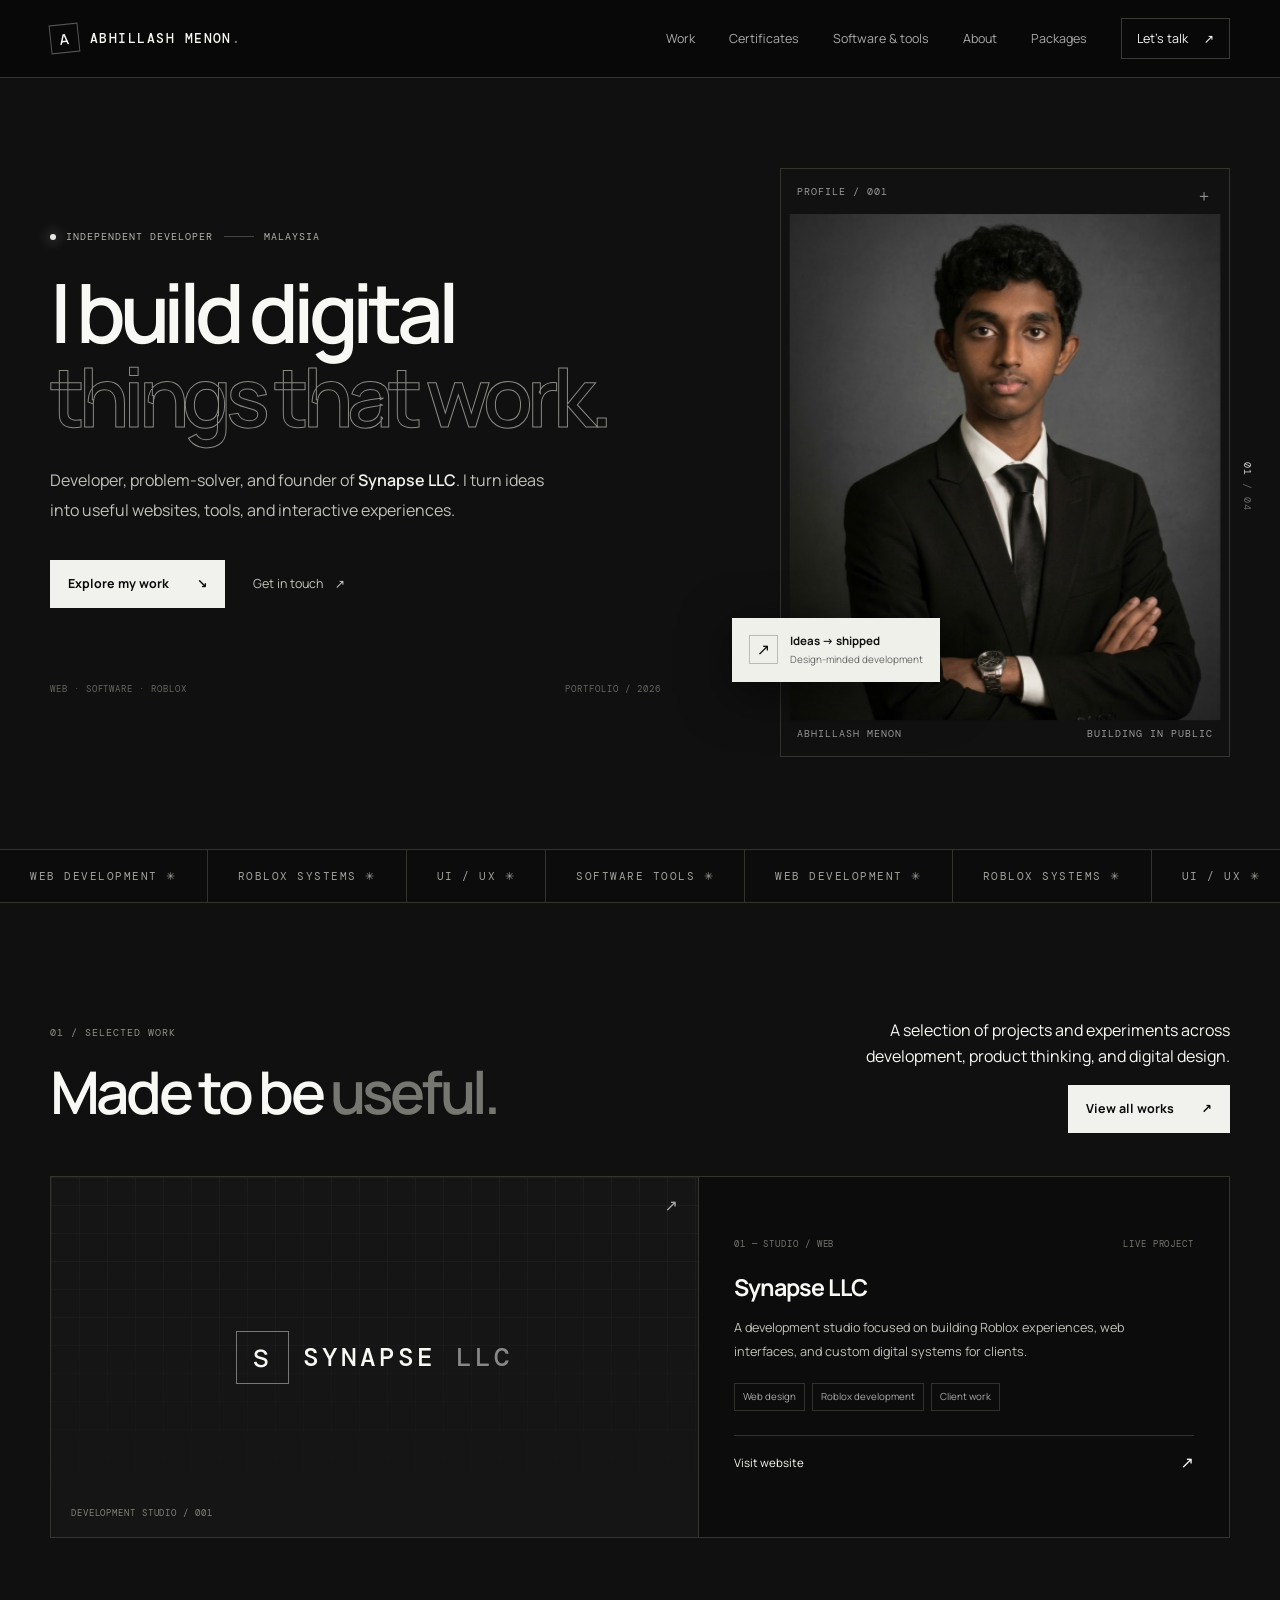
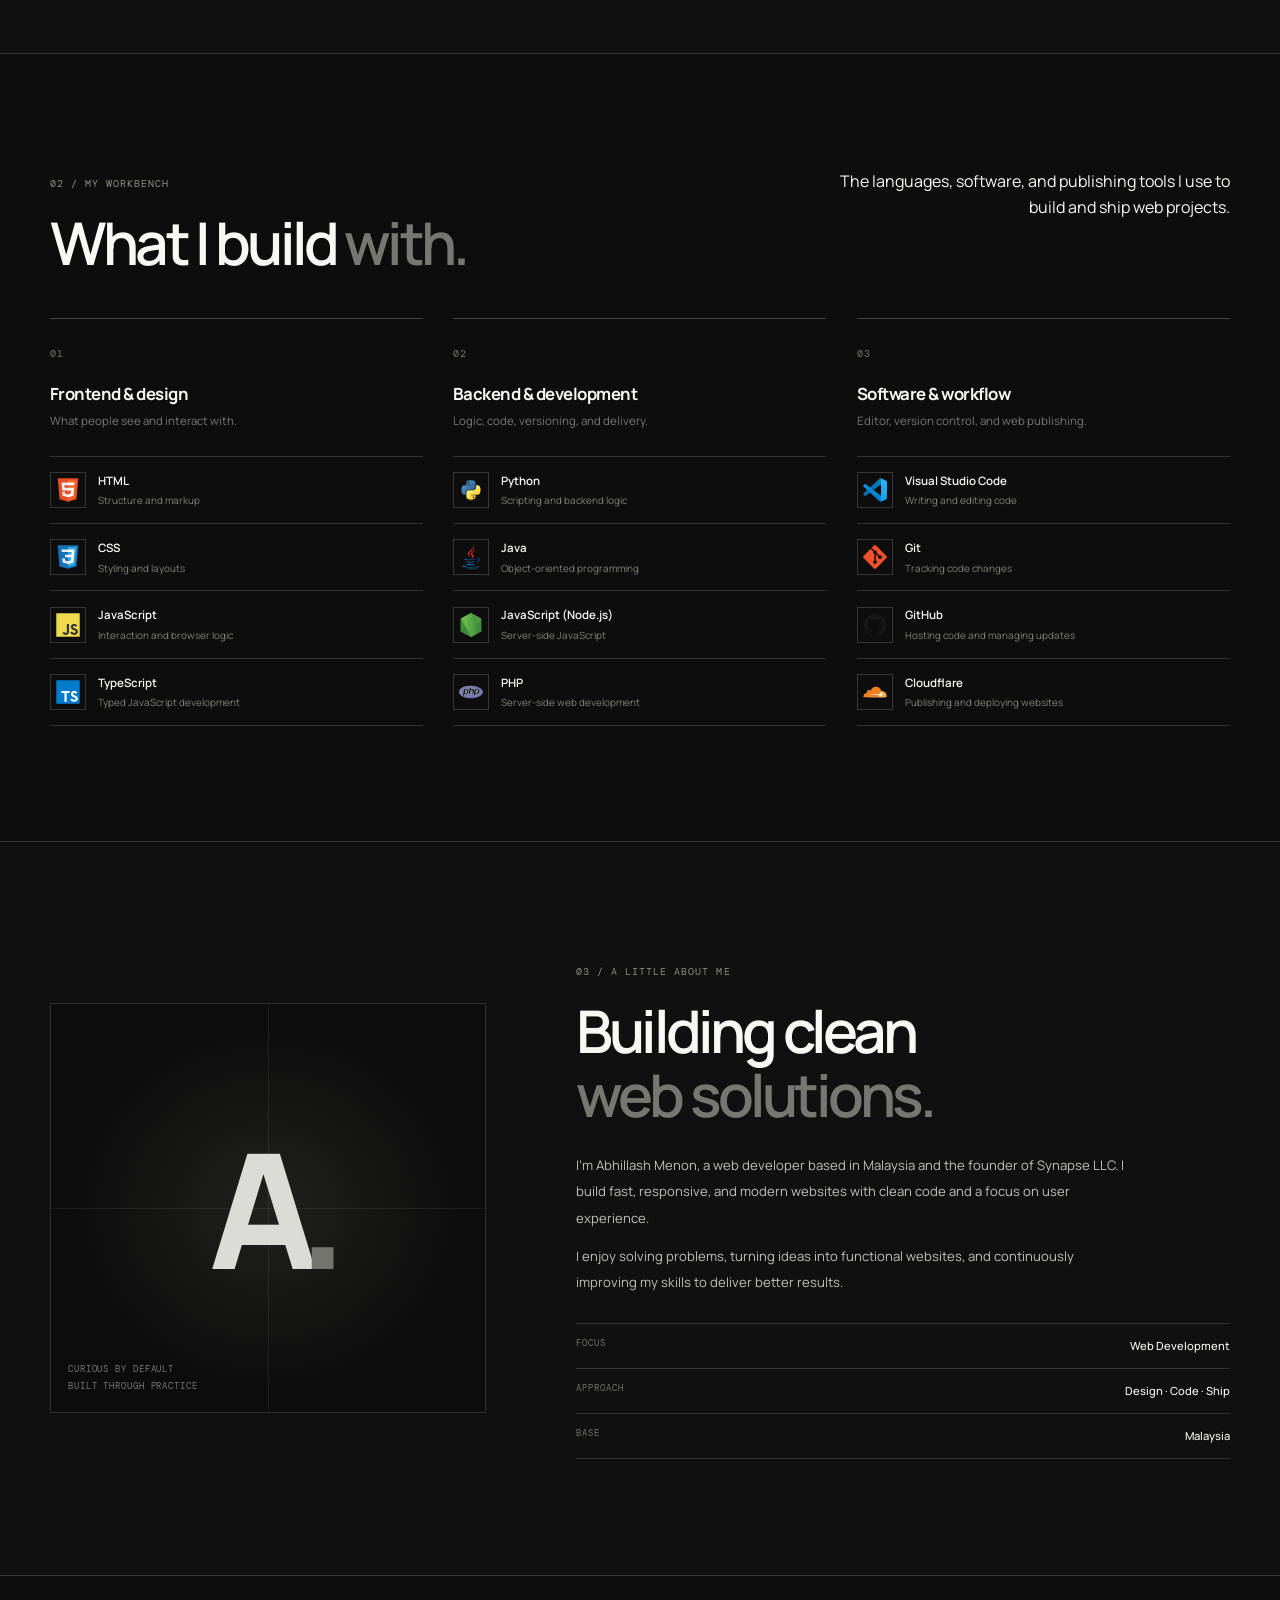
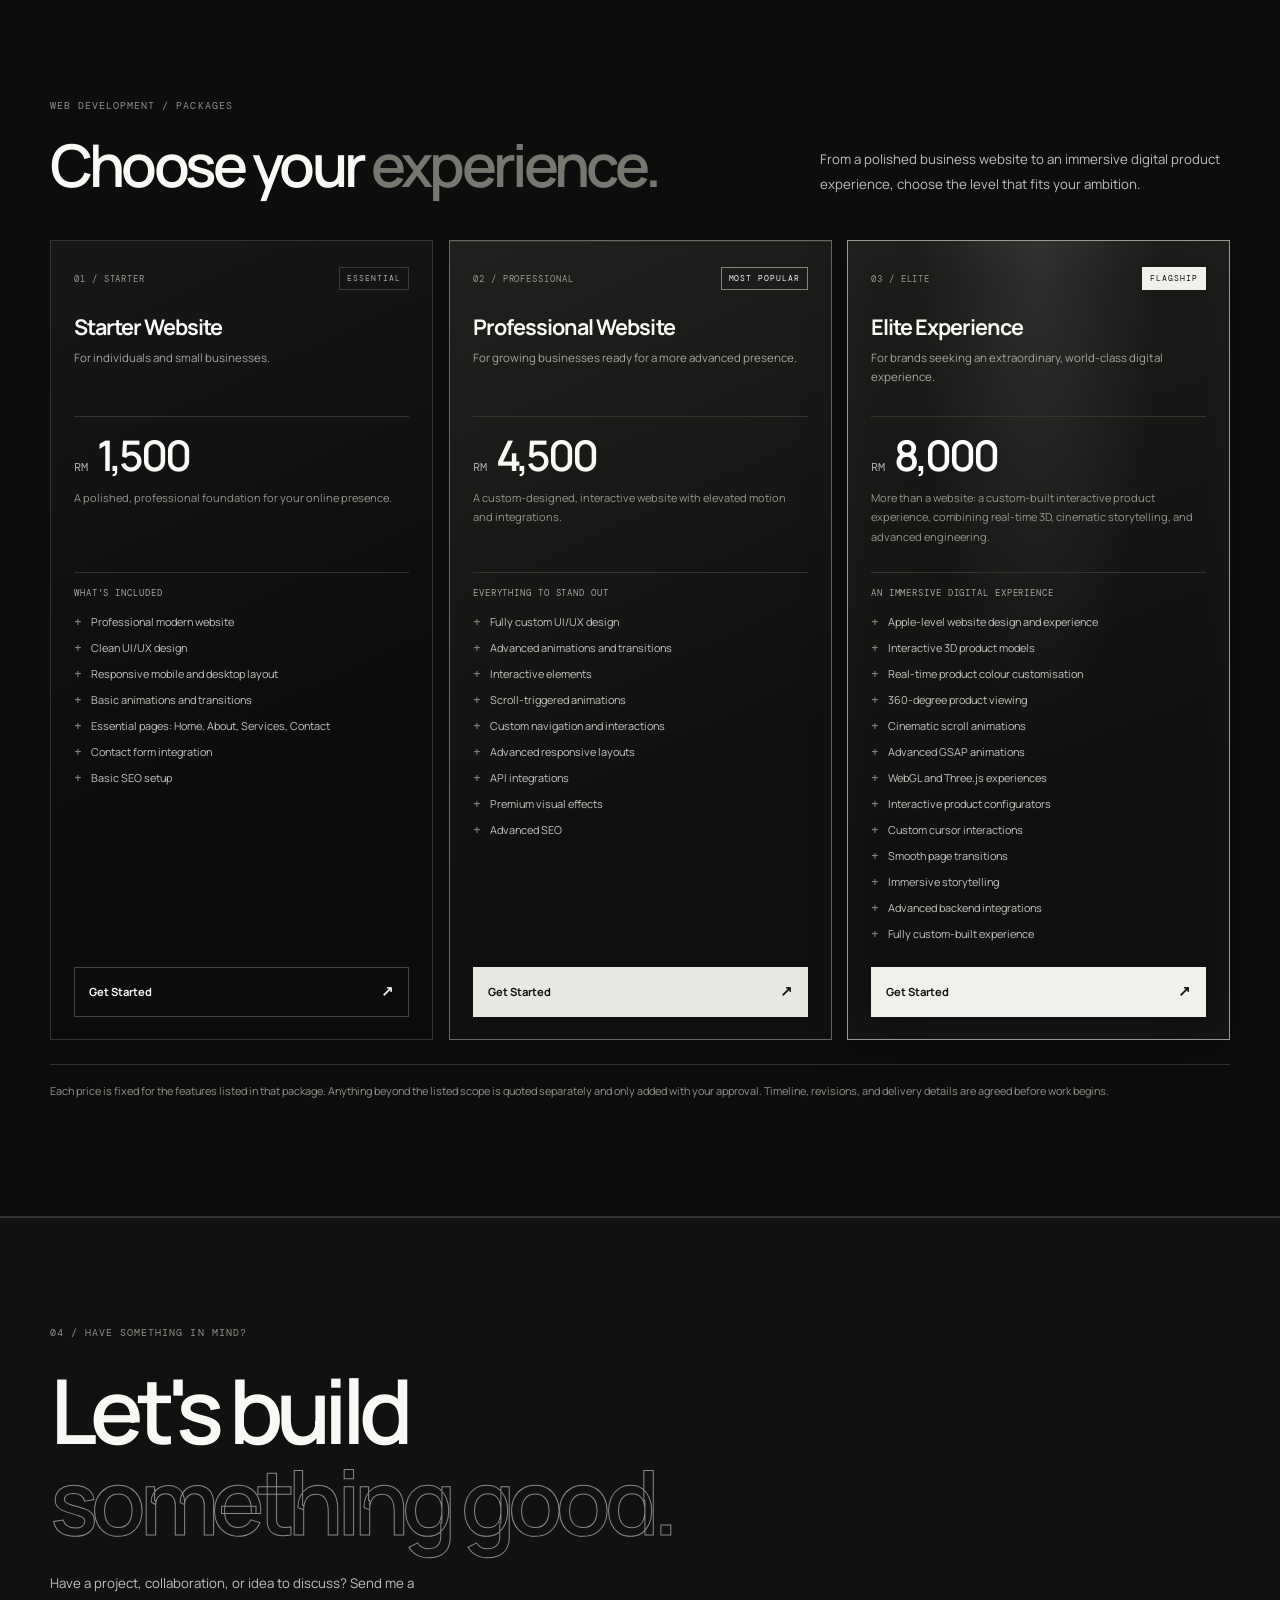
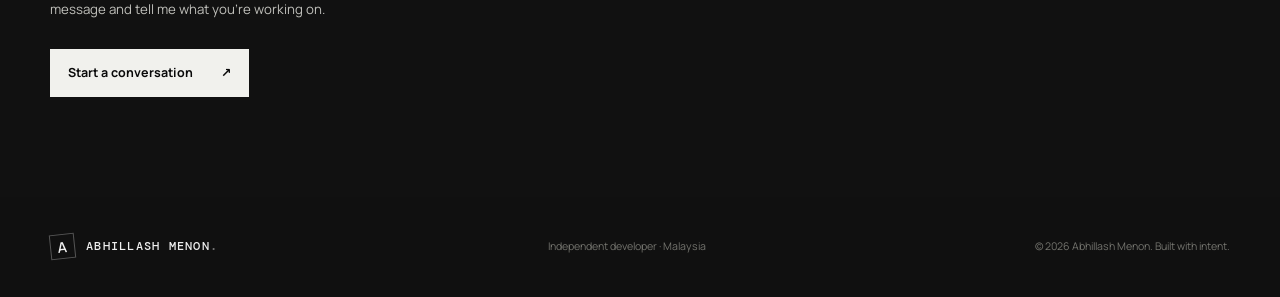
<file: abhillash-portfolio-git/index.html>
<!doctype html>
<html lang="en">
<head>
  <meta charset="utf-8">
  <meta name="viewport" content="width=device-width, initial-scale=1">
  <meta name="theme-color" content="#080808">
  <meta name="description" content="Abhillash Menon — developer, builder, and founder of Synapse LLC.">
  <title>Abhillash Menon — Developer Portfolio</title>
  <link rel="preconnect" href="https://fonts.googleapis.com">
  <link rel="preconnect" href="https://fonts.gstatic.com" crossorigin>
  <link href="https://fonts.googleapis.com/css2?family=DM+Mono:wght@400;500&family=Manrope:wght@400;500;600;700;800&family=Material+Symbols+Outlined:opsz,wght,FILL,GRAD@20..48,400,0,0&display=swap" rel="stylesheet">
  <link rel="stylesheet" href="css/styles.css">
  <script src="js/main.js" defer></script>
</head>
<body>
  <!-- <div class="noise" aria-hidden="true"></div> -->
  <header class="site-header">
    <a class="wordmark" href="#home" aria-label="Abhillash Menon home"><span class="mark">A</span><span>ABHILLASH MENON<span class="dot">.</span></span></a>
    <nav class="nav" id="nav">
      <a href="#work">Work</a>
      <a href="certificates.html">Certificates</a>
      <a href="#tools">Software &amp; tools</a>
      <a href="#about">About</a>
      <a href="#packages">Packages</a>
      <a class="nav-contact" href="#contact">Let's talk <span>↗</span></a>
    </nav>
    <button class="menu-toggle" id="menuToggle" aria-label="Open navigation" aria-expanded="false"><span></span><span></span></button>
  </header>

  <main id="home">
    <section class="hero section-shell">
      <div class="hero-copy" data-animate>
        <div class="eyebrow"><span class="status-dot"></span> INDEPENDENT DEVELOPER <span class="eyebrow-line"></span> MALAYSIA</div>
        <h1>I build digital<br><span class="outline-text">things that work.</span></h1>
        <p class="hero-lede">Developer, problem-solver, and founder of <strong>Synapse LLC</strong>. I turn ideas into useful websites, tools, and interactive experiences.</p>
        <div class="hero-actions">
          <a class="button button-light" href="#work">Explore my work <span>↘</span></a>
          <a class="text-link" href="#contact">Get in touch <span>↗</span></a>
        </div>
        <div class="hero-meta"><span>WEB · SOFTWARE · ROBLOX</span><span>PORTFOLIO / 2026</span></div>
      </div>
      <div class="hero-visual" data-animate="fade-in">
        <div class="portrait-frame">
          <div class="portrait-top"><span>PROFILE / 001</span><span class="cross">＋</span></div>
          <img class="portrait" src="assets/1792688176213.jpg" alt="Portrait of Abhillash Menon">
          <div class="portrait-bottom"><span>ABHILLASH MENON</span><span>BUILDING IN PUBLIC</span></div>
        </div>
        <div class="floating-card"><span class="mini-icon">↗</span><div><strong>Ideas → shipped</strong><small>Design-minded development</small></div></div>
        <div class="visual-index">01<span> / 04</span></div>
      </div>
      <div class="hero-side-label">DESIGN WITH INTENT · BUILD WITH PURPOSE</div>
    </section>

    <section class="ticker" aria-label="Areas of work"><div class="ticker-track"><span>WEB DEVELOPMENT ✳</span><span>ROBLOX SYSTEMS ✳</span><span>UI / UX ✳</span><span>SOFTWARE TOOLS ✳</span><span>WEB DEVELOPMENT ✳</span><span>ROBLOX SYSTEMS ✳</span><span>UI / UX ✳</span><span>SOFTWARE TOOLS ✳</span></div></section>

    <section class="section section-shell" id="work">
      <div class="section-heading" data-animate style="display:flex;align-items:flex-start;justify-content:space-between;gap:40px;flex-wrap:wrap"><div><span class="section-kicker">01 / SELECTED WORK</span><h2>Made to be <span class="muted-title">useful.</span></h2></div><div style="text-align:right;max-width:420px"><p>A selection of projects and experiments across development, product thinking, and digital design.</p><div style="margin-top:16px"><a class="button button-light" href="works.html">View all works <span>↗</span></a></div></div></div>
      <div class="project-grid">
        <article class="project-card project-featured" data-animate>
          <div class="project-art synapse-art"><div class="art-grid"></div><div class="synapse-logo"><span class="synapse-symbol">S</span><span>SYNAPSE<span class="dot"> LLC</span></span></div><span class="art-caption">DEVELOPMENT STUDIO / 001</span><span class="art-arrow">↗</span></div>
          <div class="project-info"><div class="project-meta"><span>01 — STUDIO / WEB</span><span>LIVE PROJECT</span></div><h3>Synapse LLC</h3><p>A development studio focused on building Roblox experiences, web interfaces, and custom digital systems for clients.</p><div class="tag-row"><span>Web design</span><span>Roblox development</span><span>Client work</span></div><a class="project-link" href="https://synapsellc.vercel.app/" target="_blank" rel="noreferrer">Visit website <span>↗</span></a></div>
        </article>
      </div>
    </section>

    <section class="section tools-section" id="tools">
      <div class="section-shell">
        <div class="section-heading" data-animate style="display:flex;align-items:flex-start;justify-content:space-between;gap:40px;flex-wrap:wrap"><div><span class="section-kicker">02 / MY WORKBENCH</span><h2>What I build <span class="muted-title">with.</span></h2></div><div style="text-align:right;max-width:420px"><p>The languages, software, and publishing tools I use to build and ship web projects.</p></div></div>
        <div class="tool-columns" style="justify-content: center;">
          <div class="tool-column" data-animate>
            <div class="column-head"><span>01</span><h3>Frontend &amp; design</h3><p>What people see and interact with.</p></div><div class="tool-list">
            <div class="tool-item"><span class="tool-symbol"><img class="tool-icon" src="assets/icons/html5.svg" alt="" aria-hidden="true"></span><div><strong>HTML</strong><small>Structure and markup</small></div></div>
            <div class="tool-item"><span class="tool-symbol"><img class="tool-icon" src="assets/icons/css3.svg" alt="" aria-hidden="true"></span><div><strong>CSS</strong><small>Styling and layouts</small></div></div>
            <div class="tool-item"><span class="tool-symbol"><img class="tool-icon" src="assets/icons/javascript.svg" alt="" aria-hidden="true"></span><div><strong>JavaScript</strong><small>Interaction and browser logic</small></div></div>
            <div class="tool-item"><span class="tool-symbol"><img class="tool-icon" src="assets/icons/typescript.svg" alt="" aria-hidden="true"></span><div><strong>TypeScript</strong><small>Typed JavaScript development</small></div></div>
          </div></div>
          <div class="tool-column" data-animate>
            <div class="column-head"><span>02</span><h3>Backend &amp; development</h3><p>Logic, code, versioning, and delivery.</p></div><div class="tool-list">
            <div class="tool-item"><span class="tool-symbol"><img class="tool-icon" src="assets/icons/python.svg" alt="" aria-hidden="true"></span><div><strong>Python</strong><small>Scripting and backend logic</small></div></div>
            <div class="tool-item"><span class="tool-symbol"><img class="tool-icon" src="assets/icons/java.svg" alt="" aria-hidden="true"></span><div><strong>Java</strong><small>Object-oriented programming</small></div></div>
            <div class="tool-item"><span class="tool-symbol"><img class="tool-icon" src="assets/icons/nodejs.svg" alt="" aria-hidden="true"></span><div><strong>JavaScript (Node.js)</strong><small>Server-side JavaScript</small></div></div>
            <div class="tool-item"><span class="tool-symbol"><img class="tool-icon" src="assets/icons/php.svg" alt="" aria-hidden="true"></span><div><strong>PHP</strong><small>Server-side web development</small></div></div>
          </div></div>
          <div class="tool-column" data-animate>
            <div class="column-head"><span>03</span><h3>Software &amp; workflow</h3><p>Editor, version control, and web publishing.</p></div><div class="tool-list">
            <div class="tool-item"><span class="tool-symbol"><img class="tool-icon" src="assets/icons/vscode.svg" alt="" aria-hidden="true"></span><div><strong>Visual Studio Code</strong><small>Writing and editing code</small></div></div>
            <div class="tool-item"><span class="tool-symbol"><img class="tool-icon" src="assets/icons/git.svg" alt="" aria-hidden="true"></span><div><strong>Git</strong><small>Tracking code changes</small></div></div>
            <div class="tool-item"><span class="tool-symbol"><img class="tool-icon" src="assets/icons/github.svg" alt="" aria-hidden="true"></span><div><strong>GitHub</strong><small>Hosting code and managing updates</small></div></div>
            <div class="tool-item"><span class="tool-symbol"><img class="tool-icon" src="assets/icons/cloudflare.svg" alt="" aria-hidden="true"></span><div><strong>Cloudflare</strong><small>Publishing and deploying websites</small></div></div>
          </div></div>
        </div>
      </div>
    </section>

    <section class="section section-shell about-section" id="about">
      <div class="about-visual" data-animate><div class="about-monogram">A<span>.</span></div><span class="about-stamp">CURIOUS BY DEFAULT<br>BUILT THROUGH PRACTICE</span></div>
        <div class="about-copy" data-animate><span class="section-kicker">03 / A LITTLE ABOUT ME</span><h2>Building clean<br><span class="muted-title">web solutions.</span></h2><p>I’m Abhillash Menon, a web developer based in Malaysia and the founder of Synapse LLC. I build fast, responsive, and modern websites with clean code and a focus on user experience.</p><p>I enjoy solving problems, turning ideas into functional websites, and continuously improving my skills to deliver better results.</p><div class="about-facts"><div><span>FOCUS</span><strong>Web Development</strong></div><div><span>APPROACH</span><strong>Design · Code · Ship</strong></div><div><span>BASE</span><strong>Malaysia</strong></div></div></div>
    </section>

    <section class="section packages-section" id="packages">
      <div class="section-shell">
        <div class="section-heading packages-heading" data-animate>
          <div><span class="section-kicker">WEB DEVELOPMENT / PACKAGES</span><h2>Choose your <span class="muted-title">experience.</span></h2></div>
          <p>From a polished business website to an immersive digital product experience, choose the level that fits your ambition.</p>
        </div>
        <div class="package-grid">
          <article class="package-card package-card--starter" data-animate>
            <div class="package-topline"><span>01 / STARTER</span><span class="package-tier">ESSENTIAL</span></div>
            <h3>Starter Website</h3>
            <p class="package-audience">For individuals and small businesses.</p>
            <div class="package-price"><span>RM</span><strong>1,500</strong></div>
            <p class="package-summary">A polished, professional foundation for your online presence.</p>
            <div class="package-includes">WHAT'S INCLUDED</div>
            <ul class="package-features">
              <li>Professional modern website</li>
              <li>Clean UI/UX design</li>
              <li>Responsive mobile and desktop layout</li>
              <li>Basic animations and transitions</li>
              <li>Essential pages: Home, About, Services, Contact</li>
              <li>Contact form integration</li>
              <li>Basic SEO setup</li>
            </ul>
            <a class="package-cta" href="#contact" aria-label="Get started with the Starter Website package">Get Started <span>↗</span></a>
          </article>

          <article class="package-card package-card--professional" data-animate>
            <div class="package-topline"><span>02 / PROFESSIONAL</span><span class="package-tier">MOST POPULAR</span></div>
            <h3>Professional Website</h3>
            <p class="package-audience">For growing businesses ready for a more advanced presence.</p>
            <div class="package-price"><span>RM</span><strong>4,500</strong></div>
            <p class="package-summary">A custom-designed, interactive website with elevated motion and integrations.</p>
            <div class="package-includes">EVERYTHING TO STAND OUT</div>
            <ul class="package-features">
              <li>Fully custom UI/UX design</li>
              <li>Advanced animations and transitions</li>
              <li>Interactive elements</li>
              <li>Scroll-triggered animations</li>
              <li>Custom navigation and interactions</li>
              <li>Advanced responsive layouts</li>
              <li>API integrations</li>
              <li>Premium visual effects</li>
              <li>Advanced SEO</li>
            </ul>
            <a class="package-cta" href="#contact" aria-label="Get started with the Professional Website package">Get Started <span>↗</span></a>
          </article>

          <article class="package-card package-card--elite" data-animate>
            <div class="package-topline"><span>03 / ELITE</span><span class="package-tier">FLAGSHIP</span></div>
            <h3>Elite Experience</h3>
            <p class="package-audience">For brands seeking an extraordinary, world-class digital experience.</p>
            <div class="package-price"><span>RM</span><strong>8,000</strong></div>
            <p class="package-summary">More than a website: a custom-built interactive product experience, combining real-time 3D, cinematic storytelling, and advanced engineering.</p>
            <div class="package-includes">AN IMMERSIVE DIGITAL EXPERIENCE</div>
            <ul class="package-features">
              <li>Apple-level website design and experience</li>
              <li>Interactive 3D product models</li>
              <li>Real-time product colour customisation</li>
              <li>360-degree product viewing</li>
              <li>Cinematic scroll animations</li>
              <li>Advanced GSAP animations</li>
              <li>WebGL and Three.js experiences</li>
              <li>Interactive product configurators</li>
              <li>Custom cursor interactions</li>
              <li>Smooth page transitions</li>
              <li>Immersive storytelling</li>
              <li>Advanced backend integrations</li>
              <li>Fully custom-built experience</li>
            </ul>
            <a class="package-cta" href="#contact" aria-label="Get started with the Elite Experience package">Get Started <span>↗</span></a>
          </article>
        </div>
        <p class="package-terms">Each price is fixed for the features listed in that package. Anything beyond the listed scope is quoted separately and only added with your approval. Timeline, revisions, and delivery details are agreed before work begins.</p>
      </div>
    </section>

    <section class="contact-section" id="contact"><div class="section-shell contact-inner" data-animate><span class="section-kicker">04 / HAVE SOMETHING IN MIND?</span><h2>Let's build<br><span class="outline-text">something good.</span></h2><p>Have a project, collaboration, or idea to discuss? Send me a message and tell me what you're working on.</p><a class="button button-light" href="mailto:abidiv7864@gmail.com?subject=Project%20enquiry">Start a conversation <span>↗</span></a></div></section>
  </main>

  <footer class="site-footer"><a class="wordmark" href="#home"><span class="mark">A</span><span>ABHILLASH MENON<span class="dot">.</span></span></a><span>Independent developer · Malaysia</span><span>© <span id="year">2026</span> Abhillash Menon. Built with intent.</span></footer>
</body>
</html>
</file>
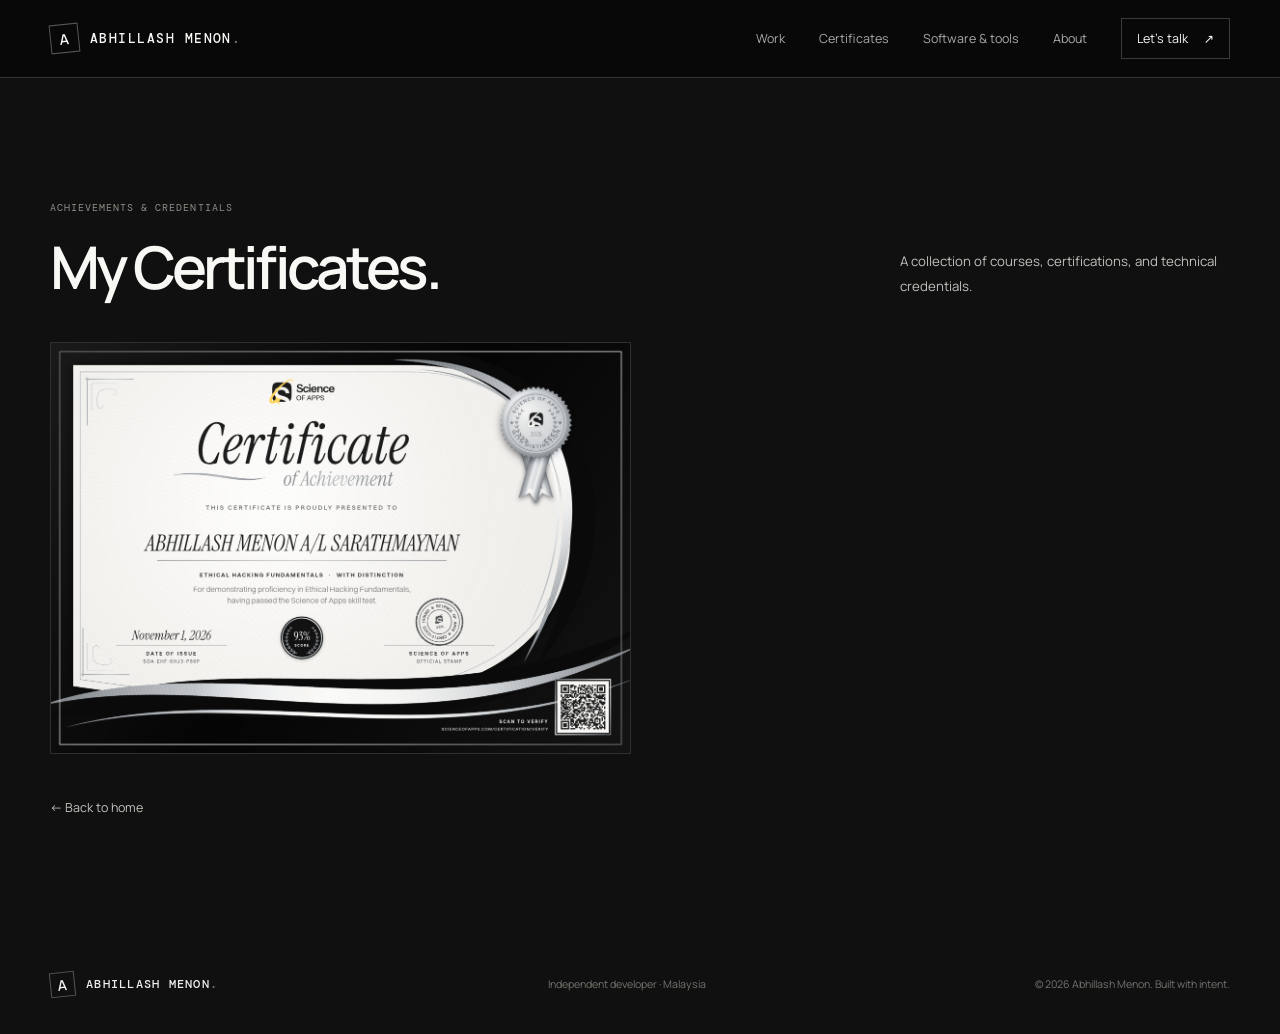
<file: abhillash-portfolio-git/certificates.html>
<!doctype html>
<html lang="en">
<head>
  <meta charset="utf-8">
  <meta name="viewport" content="width=device-width, initial-scale=1">
  <meta name="theme-color" content="#101010">
  <meta name="description" content="Abhillash Menon — Certificates and Credentials">
  <title>Certificates — Abhillash Menon</title>
  <link rel="preconnect" href="https://fonts.googleapis.com">
  <link rel="preconnect" href="https://fonts.gstatic.com" crossorigin>
  <link href="https://fonts.googleapis.com/css2?family=DM+Mono:wght@400;500&family=Manrope:wght@400;500;600;700;800&display=swap" rel="stylesheet">
  <link rel="stylesheet" href="css/styles.css">
  <script src="js/main.js" defer></script>
</head>
<body>
  <header class="site-header">
    <a class="wordmark" href="index.html#home" aria-label="Abhillash Menon home"><span class="mark">A</span><span>ABHILLASH MENON<span class="dot">.</span></span></a>
    <nav class="nav" id="nav">
      <a href="index.html#work">Work</a>
      <a href="certificates.html">Certificates</a>
      <a href="index.html#tools">Software &amp; tools</a>
      <a href="index.html#about">About</a>
      <a class="nav-contact" href="index.html#contact">Let's talk <span>↗</span></a>
    </nav>
    <button class="menu-toggle" id="menuToggle" aria-label="Open navigation" aria-expanded="false"><span></span><span></span></button>
  </header>

  <main>
    <section class="section section-shell">
      <div class="section-heading">
        <div>
          <span class="section-kicker">ACHIEVEMENTS &amp; CREDENTIALS</span>
          <h2>My Certificates.</h2>
        </div>
        <p>A collection of courses, certifications, and technical credentials.</p>
      </div>

      <div class="project-grid">
        <img src="assets/Certificate1.png" alt="Certificate 1" style="width:min(100%, 900px); height:auto; display:block; margin:0 auto; border:1px solid #2f2f2b; background:#101010;">
      </div>

      <div style="margin-top:40px">
        <a class="text-link" href="index.html#home">← Back to home</a>
      </div>
    </section>
  </main>

  <footer class="site-footer">
    <a class="wordmark" href="index.html#home"><span class="mark">A</span><span>ABHILLASH MENON<span class="dot">.</span></span></a>
    <span>Independent developer · Malaysia</span>
    <span>© <span id="year">2026</span> Abhillash Menon. Built with intent.</span>
  </footer>
</body>
</html>
</file>
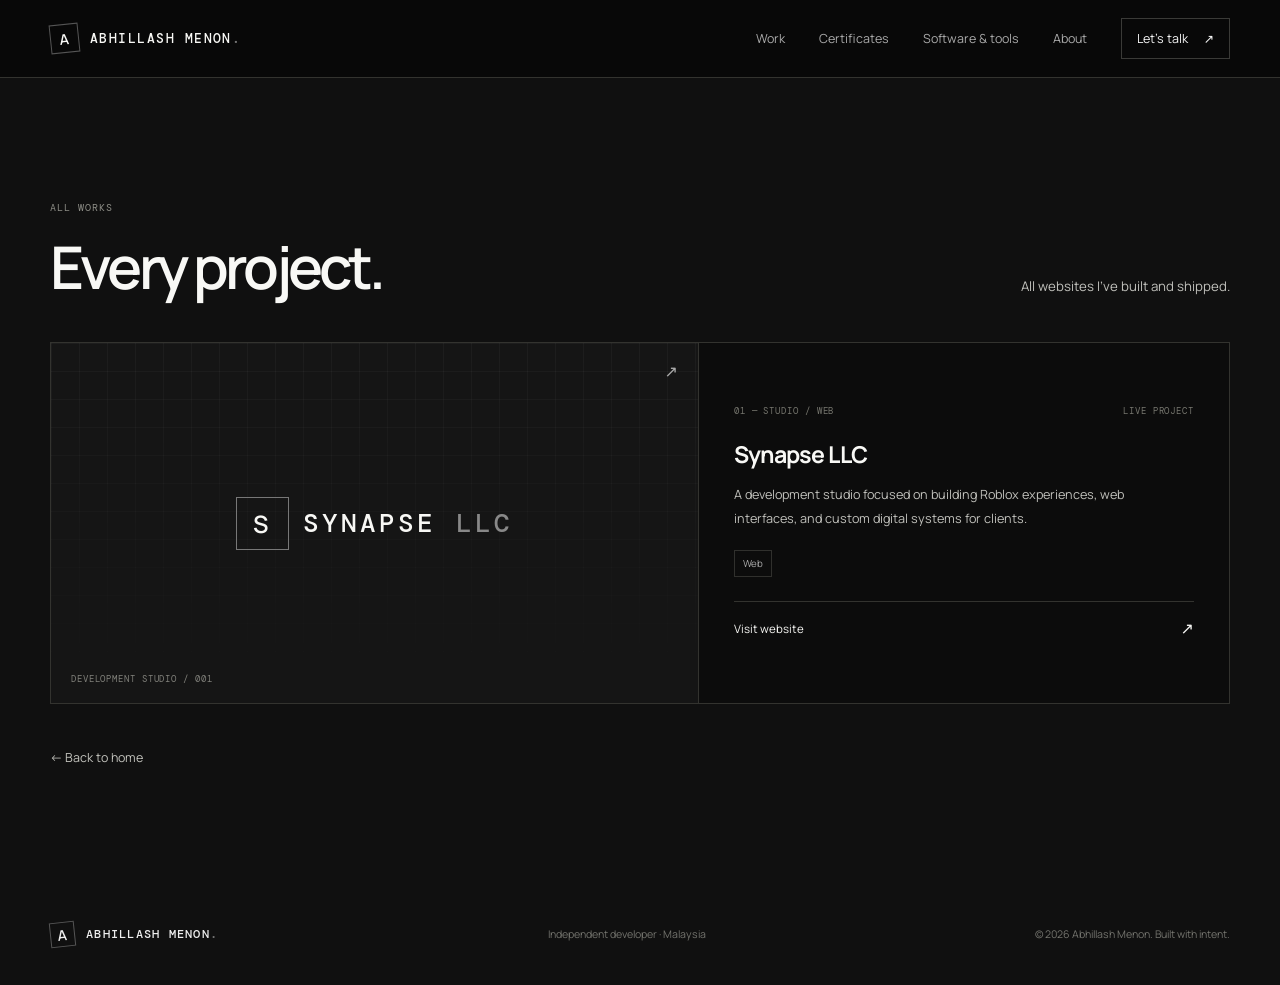
<file: abhillash-portfolio-git/works.html>
<!doctype html>
<html lang="en">
<head>
  <meta charset="utf-8">
  <meta name="viewport" content="width=device-width, initial-scale=1">
  <meta name="theme-color" content="#101010">
  <meta name="description" content="Abhillash Menon — All works">
  <title>All Works — Abhillash Menon</title>
  <link rel="preconnect" href="https://fonts.googleapis.com">
  <link rel="preconnect" href="https://fonts.gstatic.com" crossorigin>
  <link href="https://fonts.googleapis.com/css2?family=DM+Mono:wght@400;500&family=Manrope:wght@400;500;600;700;800&family=Material+Symbols+Outlined:opsz,wght,FILL,GRAD@20..48,400,0,0&display=swap" rel="stylesheet">
  <link rel="stylesheet" href="css/styles.css">
  <script src="js/main.js" defer></script>
</head>
<body>
  <!-- <div class="noise" aria-hidden="true"></div> -->
  <header class="site-header">
    <a class="wordmark" href="index.html#home" aria-label="Abhillash Menon home"><span class="mark">A</span><span>ABHILLASH MENON<span class="dot">.</span></span></a>
    <nav class="nav" id="nav">
      <a href="index.html#work">Work</a>
      <a href="certificates.html">Certificates</a>
      <a href="index.html#tools">Software &amp; tools</a>
      <a href="index.html#about">About</a>
      <a class="nav-contact" href="index.html#contact">Let's talk <span>↗</span></a>
    </nav>
    <button class="menu-toggle" id="menuToggle" aria-label="Open navigation" aria-expanded="false"><span></span><span></span></button>
  </header>

  <main>
    <section class="section section-shell">
      <div class="section-heading"><div><span class="section-kicker">ALL WORKS</span><h2>Every project.</h2></div><p>All websites I've built and shipped.</p></div>
      <div class="project-grid">
        <article class="project-card project-featured">
          <div class="project-art synapse-art"><div class="art-grid"></div><div class="synapse-logo"><span class="synapse-symbol">S</span><span>SYNAPSE<span class="dot"> LLC</span></span></div><span class="art-caption">DEVELOPMENT STUDIO / 001</span><span class="art-arrow">↗</span></div>
          <div class="project-info"><div class="project-meta"><span>01 — STUDIO / WEB</span><span>LIVE PROJECT</span></div><h3>Synapse LLC</h3><p>A development studio focused on building Roblox experiences, web interfaces, and custom digital systems for clients.</p><div class="tag-row"><span>Web</span></div><a class="project-link" href="https://synapsellc.vercel.app/" target="_blank" rel="noreferrer">Visit website <span>↗</span></a></div>
        </article>
      </div>
      <div style="margin-top:40px"><a class="text-link" href="index.html#work">← Back to home</a></div>
    </section>
  </main>

  <footer class="site-footer"><a class="wordmark" href="index.html#home"><span class="mark">A</span><span>ABHILLASH MENON<span class="dot">.</span></span></a><span>Independent developer · Malaysia</span><span>© <span id="year">2026</span> Abhillash Menon. Built with intent.</span></footer>
</body>
</html>
</file>
<file: abhillash-portfolio-git/css/styles.css>
/* VoxLua portfolio — monochrome, responsive, dependency-light */
:root{--bg:#101010;--panel:#181818;--panel2:#1e1e1e;--text:#f8f8f5;--muted:#c0c0bb;--dim:#777773;--line:#33332f;--white:#fff;--font:"Manrope",system-ui,sans-serif;--mono:"DM Mono",monospace;--shell:1180px}.tool-icon{width:20px;height:20px;flex-shrink:0;color:inherit;display:inline-block}
.material-symbols-outlined{font-family:'Material Symbols Outlined';font-weight:normal;font-style:normal;font-size:20px;line-height:1;letter-spacing:normal;text-transform:none;display:inline-block;white-space:nowrap;word-wrap:normal;direction:ltr;-webkit-font-feature-settings:'liga';-webkit-font-smoothing:antialiased;font-variation-settings:'FILL' 0,'wght' 400,'GRAD' 0,'opsz' 20}
.portrait-frame{position:relative;border:1px solid var(--line);background:radial-gradient(circle at top,#1d1d1d,#101010);overflow:hidden;transform-style:preserve-3d;perspective:1000px;transition:transform .2s ease;will-change:transform}
.portrait{width:100%;height:100%;object-fit:cover;display:block;filter:none;transform:translateZ(20px);transition:transform .2s ease}
*{box-sizing:border-box;margin:0;padding:0}html{scroll-behavior:smooth;scroll-padding-top:90px}body{background:var(--bg);color:var(--text);font-family:var(--font);line-height:1.6;-webkit-font-smoothing:antialiased;overflow-x:hidden}a{color:inherit;text-decoration:none}button{font:inherit;color:inherit}.noise{position:fixed;inset:0;pointer-events:none;z-index:10;opacity:.035;background-image:url("data:image/svg+xml,%3Csvg viewBox='0 0 180 180' xmlns='http://www.w3.org/2000/svg'%3E%3Cfilter id='n'%3E%3CfeTurbulence type='fractalNoise' baseFrequency='.9' numOctaves='3' stitchTiles='stitch'/%3E%3C/filter%3E%3Crect width='100%25' height='100%25' filter='url(%23n)' opacity='.45'/%3E%3C/svg%3E")}.section-shell{width:min(var(--shell),calc(100% - 64px));margin-inline:auto}.site-header{height:78px;padding:0 max(32px,calc((100vw - var(--shell))/2));display:flex;align-items:center;justify-content:space-between;border-bottom:1px solid var(--line);position:sticky;top:0;background:rgba(8,8,8,.84);backdrop-filter:blur(18px);z-index:20}.wordmark{display:flex;gap:11px;align-items:center;font:500 .83rem var(--mono);letter-spacing:.11em}.mark{width:29px;height:29px;border:1px solid #555;display:grid;place-items:center;font:600 .9rem var(--font);transform:rotate(-6deg)}.dot{color:#777}.nav{display:flex;align-items:center;gap:34px;color:#aaa;font-size:.78rem}.nav a{transition:color .2s}.nav a:hover{color:white}.nav .nav-contact{color:#f7f7f7;border:1px solid #3a3a37;padding:10px 15px}.nav-contact span{margin-left:13px}.menu-toggle{display:none;background:none;border:0}.hero{min-height:680px;padding-top:90px;padding-bottom:92px;display:grid;grid-template-columns:1.1fr .9fr;align-items:center;gap:70px;position:relative}.eyebrow,.section-kicker,.hero-meta,.portrait-top,.portrait-bottom,.visual-index,.art-caption,.project-meta,.column-head>span,.honesty-note>span,.about-stamp,.about-facts span,.contact-footnote{font: .64rem var(--mono);letter-spacing:.1em}.eyebrow{color:#b3b3ad;display:flex;align-items:center;gap:10px}.status-dot{width:6px;height:6px;background:#e7e7e2;border-radius:50%;box-shadow:0 0 13px #aaa}.eyebrow-line{width:30px;height:1px;background:#444}.hero h1,.contact-inner h2{font-size:clamp(3.1rem,6.4vw,5.6rem);line-height:1.02;letter-spacing:-.075em;font-weight:600;margin-top:28px}.outline-text{-webkit-text-stroke:1px #8a8a85;color:transparent}.hero-lede{font-size:1rem;line-height:1.9;color:var(--muted);max-width:500px;margin-top:27px}.hero-lede strong{color:#f1f1ee;font-weight:600}.hero-actions{display:flex;align-items:center;gap:28px;margin-top:34px}.button{display:inline-flex;align-items:center;gap:28px;padding:14px 18px;font-size:.78rem;font-weight:700;transition:transform .2s,background .2s}.button:hover{transform:translateY(-2px)}.button-light{background:#f1f1ed;color:#090909}.button-light:hover{background:white}.text-link{font-size:.78rem;color:#c2c2bc}.text-link span{margin-left:8px}.hero-meta{display:flex;justify-content:space-between;gap:12px;color:#656560;margin-top:75px;font-size:.59rem}.hero-visual{position:relative;max-width:450px;width:100%;justify-self:end}.portrait-frame{border:1px solid #33332f;background:#111;position:relative;padding:13px}.portrait-top,.portrait-bottom{display:flex;justify-content:space-between;color:#999;padding:3px 3px 12px}.portrait-bottom{padding:12px 3px 3px}.cross{font-size:1rem}.portrait{width:100%;height:auto;aspect-ratio:4/4.7;object-fit:cover;background:#1b1b1b}.floating-card{position:absolute;bottom:75px;left:-48px;background:#f0f0eb;color:#111;display:flex;align-items:center;gap:12px;padding:14px 17px;box-shadow:0 12px 50px #0008}.mini-icon{border:1px solid #bbb;width:29px;height:29px;display:grid;place-items:center}.floating-card strong,.floating-card small{display:block}.floating-card strong{font-size:.72rem}.floating-card small{font-size:.62rem;color:#666;margin-top:2px}.visual-index{position:absolute;right:-24px;top:50%;writing-mode:vertical-rl;color:#ccc}.visual-index span{color:#666}.hero-side-label{position:absolute;right:-65px;top:43%;writing-mode:vertical-rl;color:#555;font: .57rem var(--mono);letter-spacing:.15em}.ticker{overflow:hidden;border-block:1px solid var(--line);background:#0c0c0c}.ticker-track{display:flex;width:max-content;animation:marquee 28s linear infinite}.ticker-track span{font: .67rem var(--mono);letter-spacing:.14em;color:#a2a29c;padding:19px 30px;border-right:1px solid var(--line);white-space:nowrap}@keyframes marquee{to{transform:translateX(-50%)}}.section{padding-block:115px}.section-heading{display:flex;justify-content:space-between;align-items:end;gap:40px;margin-bottom:43px}.section-kicker{color:#8e8e87}.section-heading h2,.about-copy h2{font-size:clamp(2.4rem,4.6vw,4rem);line-height:1.1;letter-spacing:-.065em;margin-top:16px;font-weight:600}.muted-title{color:#777771}.section-heading>p{max-width:330px;color:var(--muted);font-size:.83rem;line-height:1.9}.project-grid{display:grid;grid-template-columns:1fr 1fr;gap:18px}.project-card{border:1px solid var(--line);background:#0c0c0c;min-width:0;transition:border-color .25s,transform .25s}.project-card:hover{border-color:#555;transform:translateY(-3px)}.project-featured{grid-column:1/-1;display:grid;grid-template-columns:1.1fr .9fr}.project-art{min-height:260px;position:relative;overflow:hidden;display:grid;place-items:center;background:#151515;border-bottom:1px solid var(--line)}.project-featured .project-art{min-height:360px;border-bottom:0;border-right:1px solid var(--line)}.art-grid{position:absolute;inset:0;background-image:linear-gradient(#ffffff09 1px,transparent 1px),linear-gradient(90deg,#ffffff09 1px,transparent 1px);background-size:28px 28px;mask-image:linear-gradient(to bottom,black,transparent)}.synapse-logo{position:relative;display:flex;align-items:center;gap:14px;font:500 clamp(1.1rem,2vw,1.7rem) var(--mono);letter-spacing:.12em}.synapse-symbol{width:53px;height:53px;display:grid;place-items:center;border:1px solid #777;font:600 1.5rem var(--font)}.synapse-logo .dot{color:#888}.art-caption{position:absolute;left:20px;bottom:18px;color:#81817b;font-size:.56rem}.art-arrow{position:absolute;right:20px;top:16px;color:#aaa}.project-info{padding:25px}.project-featured .project-info{padding:35px;display:flex;flex-direction:column;justify-content:center}.project-meta{display:flex;justify-content:space-between;gap:10px;color:#77776f;font-size:.57rem}.project-info h3{font-size:1.45rem;letter-spacing:-.04em;margin-top:19px}.project-info p{font-size:.79rem;line-height:1.9;color:var(--muted);margin-top:10px;max-width:52ch}.tag-row{display:flex;flex-wrap:wrap;gap:7px;margin-top:19px}.tag-row span{border:1px solid #30302d;padding:5px 8px;color:#aaa;font-size:.61rem}.project-link{display:flex;justify-content:space-between;align-items:center;border-top:1px solid var(--line);padding-top:14px;margin-top:24px;font-size:.72rem}.project-link span{font-size:1rem}.project-note{font-size:.67rem;color:#73736d;margin-top:17px}.interface-art{background:radial-gradient(ellipse at center,#2b2b29 0,#111 68%)}.window-ui{width:67%;border:1px solid #4a4a45;background:#0c0c0c;box-shadow:0 20px 70px #0009;transform:rotate(-4deg)}.window-bar{padding:9px;border-bottom:1px solid #333;display:flex;gap:5px}.window-bar i{width:5px;height:5px;border:1px solid #777;border-radius:50%}.window-lines{padding:16px;display:grid;gap:8px}.window-lines b{height:5px;background:#393936;width:70%}.window-lines b:first-child{width:40%;background:#bcbcb5}.window-lines b:last-child{width:55%}.window-blocks{display:flex;gap:7px;padding:0 16px 17px}.window-blocks i{height:44px;flex:1;border:1px solid #373733;background:linear-gradient(135deg,#242422,#111)}.code-art{background:#101010}.code-window{border:1px solid #343430;padding:22px;font: .7rem/2 var(--mono);color:#aaa;box-shadow:0 20px 60px #0008;transform:rotate(2deg)}.code-window span{color:#aaa}.code-window b{color:#f1f1ec;font-weight:500}.code-window em{color:#85857e;font-style:normal}.code-cursor{display:inline-block;width:6px;height:12px;background:#eee;vertical-align:middle;margin-left:4px}.tools-section{background:#0d0d0d;border-block:1px solid var(--line)}.tool-columns{display:grid;grid-template-columns:repeat(3,1fr);gap:30px}.tool-column{border-top:1px solid #454540}.column-head{padding:20px 0 25px}.column-head>span{color:#74746e}.column-head h3{font-size:1.05rem;margin-top:16px;letter-spacing:-.03em}.column-head p{font-size:.72rem;color:#777;margin-top:5px}.tool-list{border-top:1px solid var(--line)}.tool-item{display:flex;align-items:center;gap:12px;padding:15px 0;border-bottom:1px solid var(--line)}.tool-symbol{width:36px;height:36px;flex:none;display:grid;place-items:center;border:1px solid #373733;font: .65rem var(--mono);color:#eee}.tool-item>div{min-width:0;flex:1}.tool-item strong,.tool-item small{display:block}.tool-item strong{font-size:.72rem;font-weight:600}.tool-item small{font-size:.62rem;color:#81817a;margin-top:3px;line-height:1.5}.tool-arrow{color:#696962;font-size:.8rem}.honesty-note{font-size:.67rem;color:#777;margin-top:28px;border:1px solid #292925;padding:14px 16px;line-height:1.8}.honesty-note>span{color:#c5c5bd;margin-right:10px}.about-section{display:grid;grid-template-columns:.8fr 1.2fr;gap:90px;align-items:center}.about-visual{height:410px;border:1px solid #30302d;background:radial-gradient(ellipse at center,#20201e 0,#0c0c0c 65%);display:grid;place-items:center;position:relative;overflow:hidden}.about-visual:before,.about-visual:after{content:"";position:absolute;background:#ffffff12}.about-visual:before{height:1px;left:0;right:0;top:50%}.about-visual:after{width:1px;top:0;bottom:0;left:50%}.about-monogram{font-size:10rem;letter-spacing:-.13em;font-weight:800;color:#dcdcd6;position:relative;z-index:1}.about-monogram span{color:#74746e}.about-stamp{position:absolute;left:17px;bottom:17px;color:#777;font-size:.56rem;line-height:1.9}.about-copy h2{margin-bottom:24px}.about-copy>p{font-size:.82rem;color:var(--muted);line-height:2;margin-top:12px;max-width:560px}.about-facts{margin-top:28px;border-top:1px solid var(--line)}.about-facts div{display:flex;justify-content:space-between;gap:20px;padding:13px 0;border-bottom:1px solid var(--line)}.about-facts span{color:#73736d;font-size:.59rem}.about-facts strong{font-size:.7rem;font-weight:500;text-align:right}.contact-section{border-top:1px solid var(--line);background:#111;padding:100px 0}.contact-inner{position:relative}.contact-inner h2{font-size:clamp(3.3rem,7vw,6.4rem);margin-top:20px}.contact-inner>p{color:var(--muted);font-size:.83rem;max-width:420px;margin-top:25px;line-height:1.9}.contact-inner .button{margin-top:27px}.contact-footnote{display:block;color:#696963;margin-top:20px;font-size:.57rem;letter-spacing:.02em}.site-footer{min-height:100px;padding:25px max(32px,calc((100vw - var(--shell))/2));display:flex;align-items:center;justify-content:space-between;gap:20px;flex-wrap:wrap;color:#74746e;font-size:.66rem}.site-footer .wordmark{color:#eee;font-size:.72rem}.site-footer .mark{width:25px;height:25px}
@media(max-width:900px){.hero{gap:35px;min-height:auto;padding-block:75px}.hero h1{font-size:clamp(3rem,7vw,4.6rem)}.hero-side-label{display:none}.floating-card{left:-20px}.tool-columns{grid-template-columns:1fr 1fr}.tool-column:last-child{grid-column:auto}.about-section{gap:45px}.about-visual{height:350px}}
@media(max-width:650px){.section-shell{width:calc(100% - 40px)}.site-header{height:66px;padding-inline:20px}.menu-toggle{display:flex;width:30px;height:30px;flex-direction:column;justify-content:center;gap:6px}.menu-toggle span{height:1px;width:23px;background:#eee;transition:transform .2s}.menu-toggle[aria-expanded=true] span:first-child{transform:translateY(3.5px) rotate(45deg)}.menu-toggle[aria-expanded=true] span:last-child{transform:translateY(-3.5px) rotate(-45deg)}.nav{position:absolute;top:65px;left:0;right:0;display:none;align-items:stretch;flex-direction:column;gap:0;padding:10px 20px 20px;background:#0b0b0b;border-bottom:1px solid var(--line)}.nav.open{display:flex}.nav a{padding:13px 0;border-bottom:1px solid var(--line)}.nav .nav-contact{border:0;padding:13px 0}.hero{grid-template-columns:1fr;padding-top:60px;padding-bottom:65px;gap:50px}.hero h1{font-size:clamp(3rem,12vw,4.5rem)}.hero-lede{font-size:.88rem}.hero-meta{margin-top:45px}.hero-visual{width:86%;justify-self:center}.floating-card{left:-26px;bottom:55px}.visual-index{right:-18px}.section{padding-block:75px}.section-heading{display:block;margin-bottom:30px}.section-heading h2,.about-copy h2{font-size:2.7rem}.section-heading>p{margin-top:16px}.project-grid{grid-template-columns:1fr}.project-featured{grid-column:auto;grid-template-columns:1fr}.project-featured .project-art{min-height:260px;border-right:0;border-bottom:1px solid var(--line)}.project-featured .project-info{padding:25px}.project-art{min-height:235px}.tool-columns{grid-template-columns:1fr;gap:30px}.tool-column:last-child{grid-column:auto}.about-section{grid-template-columns:1fr;gap:35px}.about-visual{height:300px}.about-monogram{font-size:8rem}.contact-section{padding:75px 0}.contact-inner h2{font-size:clamp(3.1rem,13vw,4.6rem)}.site-footer{padding:25px 20px;align-items:flex-start;flex-direction:column;gap:14px}.site-footer>span{font-size:.62rem}}
/* Animations */
[data-animate]{opacity:0;transform:translateY(24px);transition:opacity .7s ease,transform .7s ease;will-change:opacity,transform}
[data-animate].in-view{opacity:1;transform:translateY(0)}
[data-animate="fade-in"]{transform:none}
[data-animate="fade-in"].in-view{opacity:1}
.project-card,[data-animate]{transition-delay:var(--delay,0s)}
.packages-section{background:#0d0d0d;border-block:1px solid var(--line)}
.packages-heading>p{max-width:410px}
.package-grid{display:grid;grid-template-columns:repeat(3,minmax(0,1fr));grid-auto-rows:1fr;align-items:stretch;gap:16px}
.package-card{min-width:0;display:flex;flex-direction:column;position:relative;padding:26px 23px 22px;border:1px solid #33332f;background:linear-gradient(155deg,#171717,#0c0c0c 64%);transition:opacity .7s ease,transform .7s ease,border-color .25s,box-shadow .25s}
.package-card:hover{transform:translateY(-5px);border-color:#686862;box-shadow:0 18px 48px #0007}
.package-topline{display:flex;justify-content:space-between;align-items:center;gap:10px;color:#999990;font: .58rem var(--mono);letter-spacing:.1em}
.package-tier{flex:none;padding:5px 7px;border:1px solid #393935;color:#aaa;font-size:.52rem}
.package-card h3{margin-top:24px;font-size:1.35rem;line-height:1.2;letter-spacing:-.045em}
.package-audience{min-height:48px;margin-top:8px;color:#a6a69f;font-size:.72rem;line-height:1.65}
.package-price{display:flex;align-items:baseline;gap:9px;margin-top:20px;padding-top:17px;border-top:1px solid #33332f}
.package-price>span{color:#aaa;font: .75rem var(--mono)}
.package-price strong{font-size:clamp(2rem,3.3vw,2.7rem);line-height:1;letter-spacing:-.07em;font-weight:600}
.package-summary{min-height:64px;margin-top:12px;color:#96968f;font-size:.69rem;line-height:1.75}
.package-includes{margin-top:20px;padding-top:14px;border-top:1px solid #33332f;color:#a5a59e;font: .56rem var(--mono);letter-spacing:.1em}
.package-features{display:grid;gap:9px;margin:15px 0 24px;padding:0;list-style:none}
.package-features li{display:flex;align-items:flex-start;gap:9px;color:#c5c5bf;font-size:.68rem;line-height:1.55}
.package-features li::before{content:"+";flex:none;color:#86867e;font: .8rem var(--mono)}
.package-cta{display:flex;justify-content:space-between;align-items:center;gap:12px;margin-top:auto;padding:12px 14px;border:1px solid #474742;color:#f5f5f0;font-size:.7rem;font-weight:700;transition:background .2s,color .2s,border-color .2s}
.package-cta span{font-size:.95rem}
.package-cta:hover{background:#f1f1ed;border-color:#f1f1ed;color:#090909}
.package-card--professional{border-color:#696963;background:linear-gradient(155deg,#20201e,#101010 66%);box-shadow:inset 0 1px #ffffff12}
.package-card--professional .package-tier{border-color:#85857c;color:#eee}
.package-card--professional .package-cta{background:#e8e8e2;border-color:#e8e8e2;color:#111}
.package-card--professional .package-cta:hover{background:#fff;border-color:#fff}
.package-card--elite{border-color:#999990;background:radial-gradient(ellipse at top, #ffffff17, transparent 44%),linear-gradient(160deg,#1c1c1a,#101010 68%);box-shadow:inset 0 0 55px #ffffff08,0 12px 40px #0004}
.package-card--elite .package-tier{background:#f1f1eb;border-color:#f1f1eb;color:#111}
.package-card--elite .package-price strong{color:#fff}
.package-card--elite .package-cta{background:#f1f1eb;border-color:#f1f1eb;color:#111}
.package-card--elite .package-cta:hover{background:#fff;border-color:#fff}
@media(max-width:900px){.package-grid{grid-template-columns:repeat(2,minmax(0,1fr))}}
@media(max-width:650px){.package-grid{grid-template-columns:1fr}.package-card{padding:24px 20px 20px}.package-audience,.package-summary{min-height:0}}
@media(prefers-reduced-motion:reduce){.package-card,.package-cta{transition:none}.package-card:hover{transform:none}}
.tool-icon{width:24px;height:24px;object-fit:contain;display:block}
.package-terms{margin-top:24px;padding-top:16px;border-top:1px solid var(--line);color:#92928b;font-size:.68rem;line-height:1.8}
</file>
